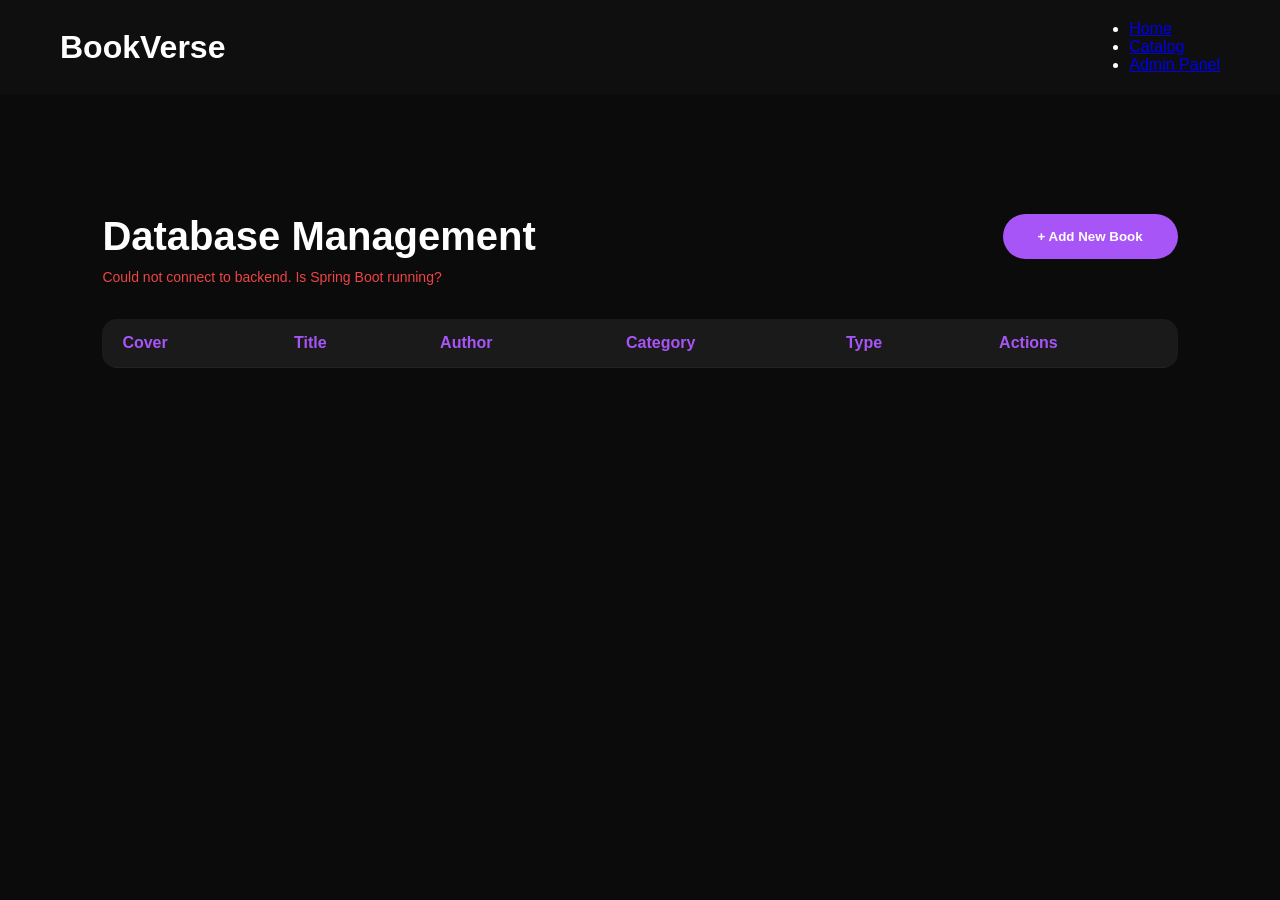
<file: Project/admin.html>
<!DOCTYPE html>
<html lang="en">
<head>
    <meta charset="UTF-8">
    <meta name="viewport" content="width=device-width, initial-scale=1.0">
    <title>BookVerse - Admin Panel</title>
    <link rel="stylesheet" href="style.css">
    <link rel="stylesheet" href="https://cdnjs.cloudflare.com/ajax/libs/font-awesome/6.5.1/css/all.min.css">
   
</head>
<body>

    <nav class="navbar">
        <div class="logo"><a href="index.html" style="color:white; text-decoration:none;">BookVerse</a></div>
        <ul class="nav-links">
            <li><a href="index.html">Home</a></li>
            <li><a href="catalog.html">Catalog</a></li>
            <li><a href="admin.html" class="active">Admin Panel</a></li>
        </ul>
    </nav>

    <section class="admin-section" style="padding: 120px 8% 60px 8%;">
        <div style="display: flex; justify-content: space-between; align-items: center; margin-bottom: 10px;">
            <h2 class="section-title" style="margin: 0;">Database <span>Management</span></h2>
            <button id="open-add-book-modal" class="btn-primary">+ Add New Book</button>
        </div>
        <p id="admin-status">Loading books from database...</p>

        <table class="admin-table">
            <thead>
                <tr>
                    <th>Cover</th>
                    <th>Title</th>
                    <th>Author</th>
                    <th>Category</th>
                    <th>Type</th>
                    <th>Actions</th>
                </tr>
            </thead>
            <tbody id="admin-database-table"></tbody>
        </table>
    </section>

    <!-- Add Book Modal -->
    <div id="add-book-modal" class="modal">
        <div class="modal-content">
            <span id="close-add-modal" class="close-btn">&times;</span>
            <h2>Add New Book to <span>Database</span></h2>
            <form id="add-book-form" style="margin-top: 20px;">
                <input type="text" id="new-title" placeholder="Book Title" required style="width:100%; padding:12px; margin-bottom:15px; background:#1f1f1f; border:1px solid #333; color:white; border-radius:8px;">
                <input type="text" id="new-author" placeholder="Author" required style="width:100%; padding:12px; margin-bottom:15px; background:#1f1f1f; border:1px solid #333; color:white; border-radius:8px;">
                <input type="text" id="new-image" placeholder="Image URL (Optional)" style="width:100%; padding:12px; margin-bottom:15px; background:#1f1f1f; border:1px solid #333; color:white; border-radius:8px;">
                <select id="new-category" style="width:100%; padding:12px; margin-bottom:15px; background:#1f1f1f; border:1px solid #333; color:white; border-radius:8px;">
                    <option value="Fantasy">Fantasy</option>
                    <option value="Sci-Fi">Sci-Fi</option>
                    <option value="History">History</option>
                    <option value="Business">Business</option>
                    <option value="Romance">Romance</option>
                    <option value="Psychology">Psychology</option>
                </select>
                <select id="new-type" style="width:100%; padding:12px; margin-bottom:15px; background:#1f1f1f; border:1px solid #333; color:white; border-radius:8px;">
                    <option value="new">New Release</option>
                    <option value="featured">Featured</option>
                    <option value="bestseller">Bestseller</option>
                </select>
                <textarea id="new-description" placeholder="Short Book Description..." rows="4" required style="width:100%; padding:12px; margin-bottom:20px; background:#1f1f1f; border:1px solid #333; color:white; border-radius:8px; resize:none;"></textarea>
                <button type="submit" class="btn-primary" style="width: 100%;">Upload to System</button>
            </form>
        </div>
    </div>

    <div id="edit-book-modal" class="modal">
        <div class="modal-content">
            <span id="close-edit-modal" class="close-btn">&times;</span>
            <h2>Edit <span>Book</span></h2>
            <form id="edit-book-form" style="margin-top: 20px;">
                <input type="hidden" id="edit-id">
                <input type="text" id="edit-title" placeholder="Book Title" required style="width:100%; padding:12px; margin-bottom:15px; background:#1f1f1f; border:1px solid #333; color:white; border-radius:8px;">
                <input type="text" id="edit-author" placeholder="Author" required style="width:100%; padding:12px; margin-bottom:15px; background:#1f1f1f; border:1px solid #333; color:white; border-radius:8px;">
                <input type="text" id="edit-image" placeholder="Image URL" style="width:100%; padding:12px; margin-bottom:15px; background:#1f1f1f; border:1px solid #333; color:white; border-radius:8px;">
                <select id="edit-category" style="width:100%; padding:12px; margin-bottom:15px; background:#1f1f1f; border:1px solid #333; color:white; border-radius:8px;">
                    <option value="Fantasy">Fantasy</option>
                    <option value="Sci-Fi">Sci-Fi</option>
                    <option value="History">History</option>
                    <option value="Business">Business</option>
                    <option value="Romance">Romance</option>
                    <option value="Psychology">Psychology</option>
                </select>
                <select id="edit-type" style="width:100%; padding:12px; margin-bottom:15px; background:#1f1f1f; border:1px solid #333; color:white; border-radius:8px;">
                    <option value="new">New Release</option>
                    <option value="featured">Featured</option>
                    <option value="bestseller">Bestseller</option>
                </select>
                <textarea id="edit-description" placeholder="Description..." rows="4" required style="width:100%; padding:12px; margin-bottom:20px; background:#1f1f1f; border:1px solid #333; color:white; border-radius:8px; resize:none;"></textarea>
                <button type="submit" class="btn-primary" style="width: 100%;">Save Changes</button>
            </form>
        </div>
    </div>

    <script src="script.js"></script>
     
</body>
</html>
</file>
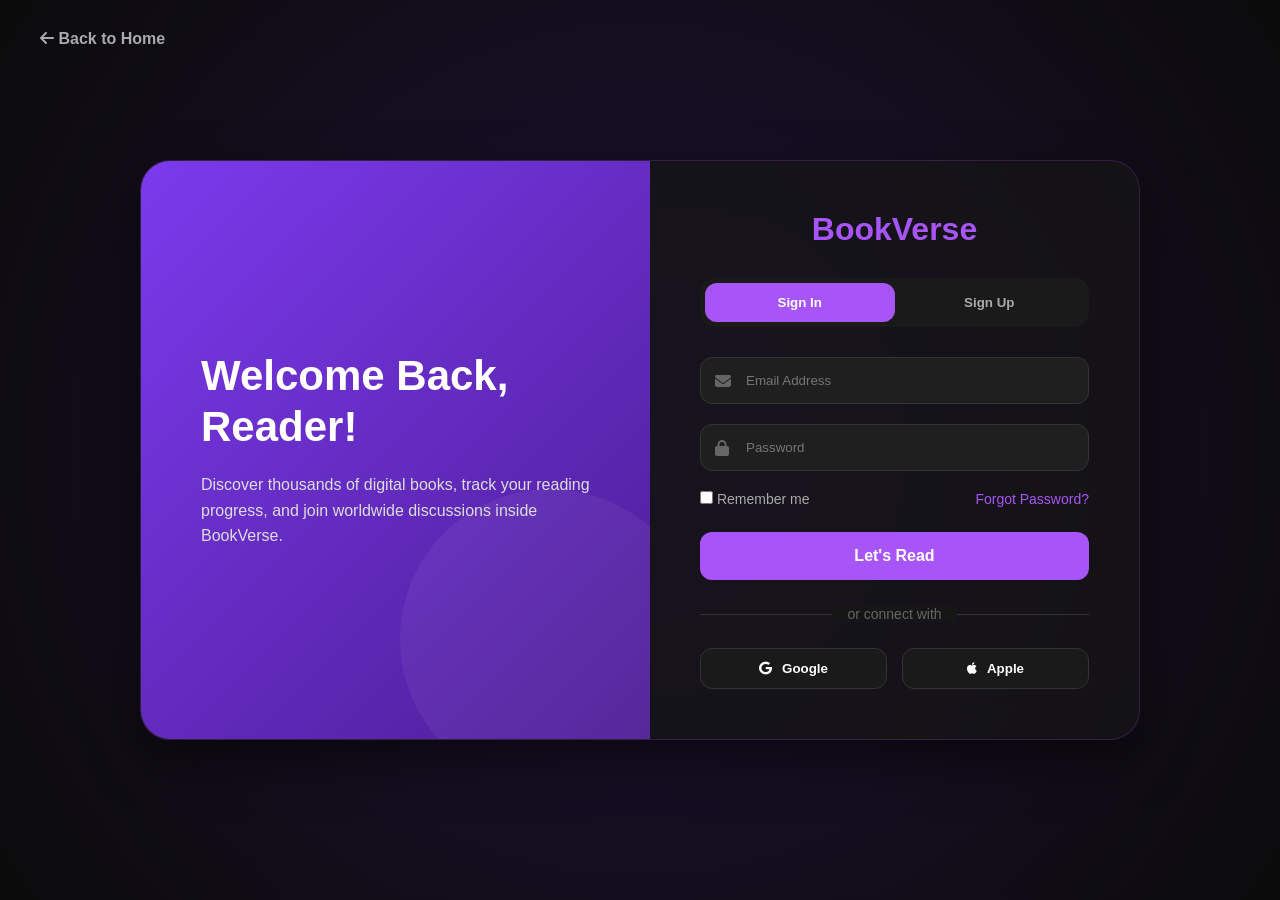
<file: Project/auth.html>
<!DOCTYPE html>
<html lang="en">
<head>
    <meta charset="UTF-8">
    <meta name="viewport" content="width=device-width, initial-scale=1.0">
    <title>BookVerse - Join Us</title>
    <link rel="stylesheet" href="style.css">
    <link rel="stylesheet" href="https://cdnjs.cloudflare.com/ajax/libs/font-awesome/6.5.1/css/all.min.css">
</head>
<body class="auth-page-body">

<div class="auth-back-btn">
    <a href="index.html"><i class="fa-solid fa-arrow-left"></i> Back to Home</a>
</div>

<div class="auth-container">
    <div class="auth-box-left">
        <h2>Welcome Back, Reader!</h2>
        <p>Discover thousands of digital books, track your reading progress, and join worldwide discussions inside BookVerse.</p>
        <div class="auth-decor-circle"></div>
    </div>

    <div class="auth-box-right">
        <div class="logo auth-logo-center">BookVerse</div>
        
        <div class="auth-tabs">
            <button class="auth-tab-btn active" id="tab-login">Sign In</button>
            <button class="auth-tab-btn" id="tab-register">Sign Up</button>
        </div>

        <form id="page-login-form" class="auth-page-form active">
            <div class="input-group">
                <i class="fa-solid fa-envelope"></i>
                <input type="email" placeholder="Email Address" required>
            </div>
            <div class="input-group">
                <i class="fa-solid fa-lock"></i>
                <input type="password" placeholder="Password" required>
            </div>
            <div class="auth-options">
                <label><input type="checkbox"> Remember me</label>
                <a href="#" onclick="alert('Password reset link sent to your email!')">Forgot Password?</a>
            </div>
            <button type="submit" class="btn-primary auth-submit-btn">Let's Read</button>
        </form>

        <form id="page-register-form" class="auth-page-form">
            <div class="input-group">
                <i class="fa-solid fa-user"></i>
                <input type="text" placeholder="Full Name" required>
            </div>
            <div class="input-group">
                <i class="fa-solid fa-envelope"></i>
                <input type="email" placeholder="Email Address" required>
            </div>
            <div class="input-group">
                <i class="fa-solid fa-lock"></i>
                <input type="password" placeholder="Create Password" required>
            </div>
            
            <div class="admin-checkbox-panel">
                <label class="admin-switch">
                    <input type="checkbox" id="register-as-admin">
                    <span class="slider"></span>
                </label>
                <span class="admin-label-text">Request Administrator Access</span>
            </div>

            <button type="submit" class="btn-primary auth-submit-btn">Create Account</button>
        </form>

        <div class="social-auth-separator"><span>or connect with</span></div>
        
        <div class="social-login-buttons">
            <button onclick="alert('Google Auth integration coming later!')"><i class="fa-brands fa-google"></i> Google</button>
            <button onclick="alert('Apple Auth integration coming later!')"><i class="fa-brands fa-apple"></i> Apple</button>
        </div>
    </div>
</div>
 
 <script src="script.js"></script>
  <script src="authscript.js"></script>
</body>
</html>
</file>
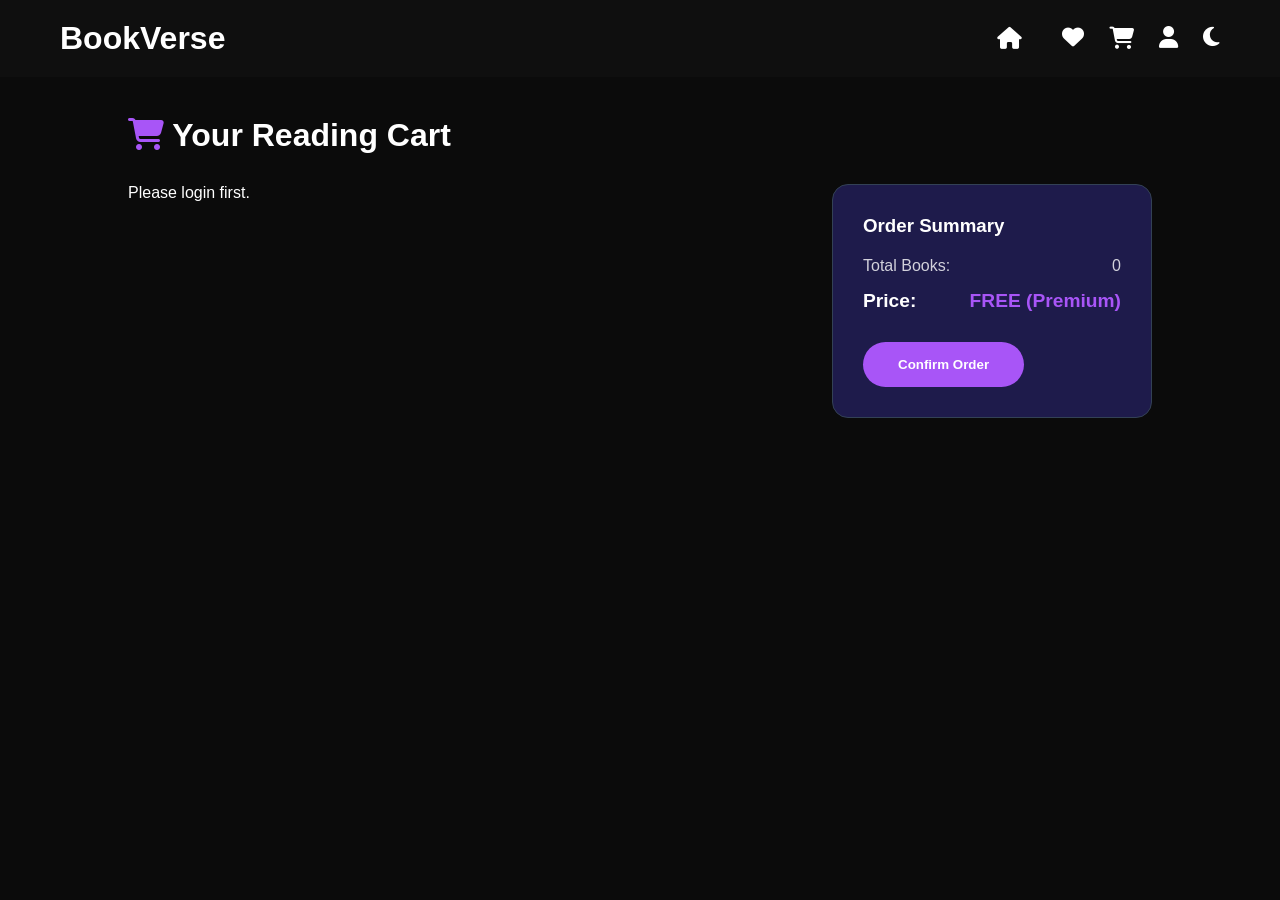
<file: Project/cart.html>
<!DOCTYPE html>
<html lang="en">
<head>
    <meta charset="UTF-8">
    <meta name="viewport" content="width=device-width, initial-scale=1.0">
    <title>BookVerse - Your Cart</title>
    <link rel="stylesheet" href="style.css">
    <link rel="stylesheet" href="https://cdnjs.cloudflare.com/ajax/libs/font-awesome/6.5.1/css/all.min.css">
</head>
<body>

<nav>
    <div class="logo"><a href="index.html" style="color:white; text-decoration:none;">BookVerse</a></div>
    <div class="nav-icons">
    <a href="index.html" style="color:white; text-decoration:none; margin-right: 15px;"><i class="fa-solid fa-house"></i></a>
    <i class="fa-solid fa-heart" id="wishlist-btn"></i>
    <a href="cart.html" style="color: inherit;"><i class="fa-solid fa-cart-shopping" id="cart-btn"></i></a>
    <i class="fa-solid fa-user" id="auth-btn"></i>
    <i class="fa-solid fa-moon" id="theme-btn"></i>
</div>
</nav>

<main style="padding: 40px 10%; color: white;">
    <h2 style="margin-bottom: 30px; font-size: 2rem;"><i class="fa-solid fa-cart-shopping" style="color: #a855f7;"></i> Your Reading Cart</h2>

    <div class="cart-layout" style="display: flex; gap: 40px; align-items: flex-start;">
        
        <div id="cart-items-container" style="flex-grow: 1; display: flex; flex-direction: column; gap: 20px;"></div>

        <div class="cart-summary" style="width: 320px; background: #1e1b4b; padding: 30px; border-radius: 16px; border: 1px solid #334155;">
            <h3 style="margin-top: 0; margin-bottom: 20px;">Order Summary</h3>
            <div style="display: flex; justify-content: space-between; margin-bottom: 15px; opacity: 0.8;">
                <span>Total Books:</span>
                <span id="total-count">0</span>
            </div>
            <div style="display: flex; justify-content: space-between; margin-bottom: 30px; font-weight: bold; font-size: 1.2rem;">
                <span>Price:</span>
                <span style="color: #a855f7;">FREE (Premium)</span>
            </div>
            <button class="btn-primary" onclick="clearCart()">
                Confirm Order
            </button>
        </div>

    </div>
</main>

<script src = "script.js"></script>
<script src = "cartscript.js"></script>
 
</body>
</html>
</file>
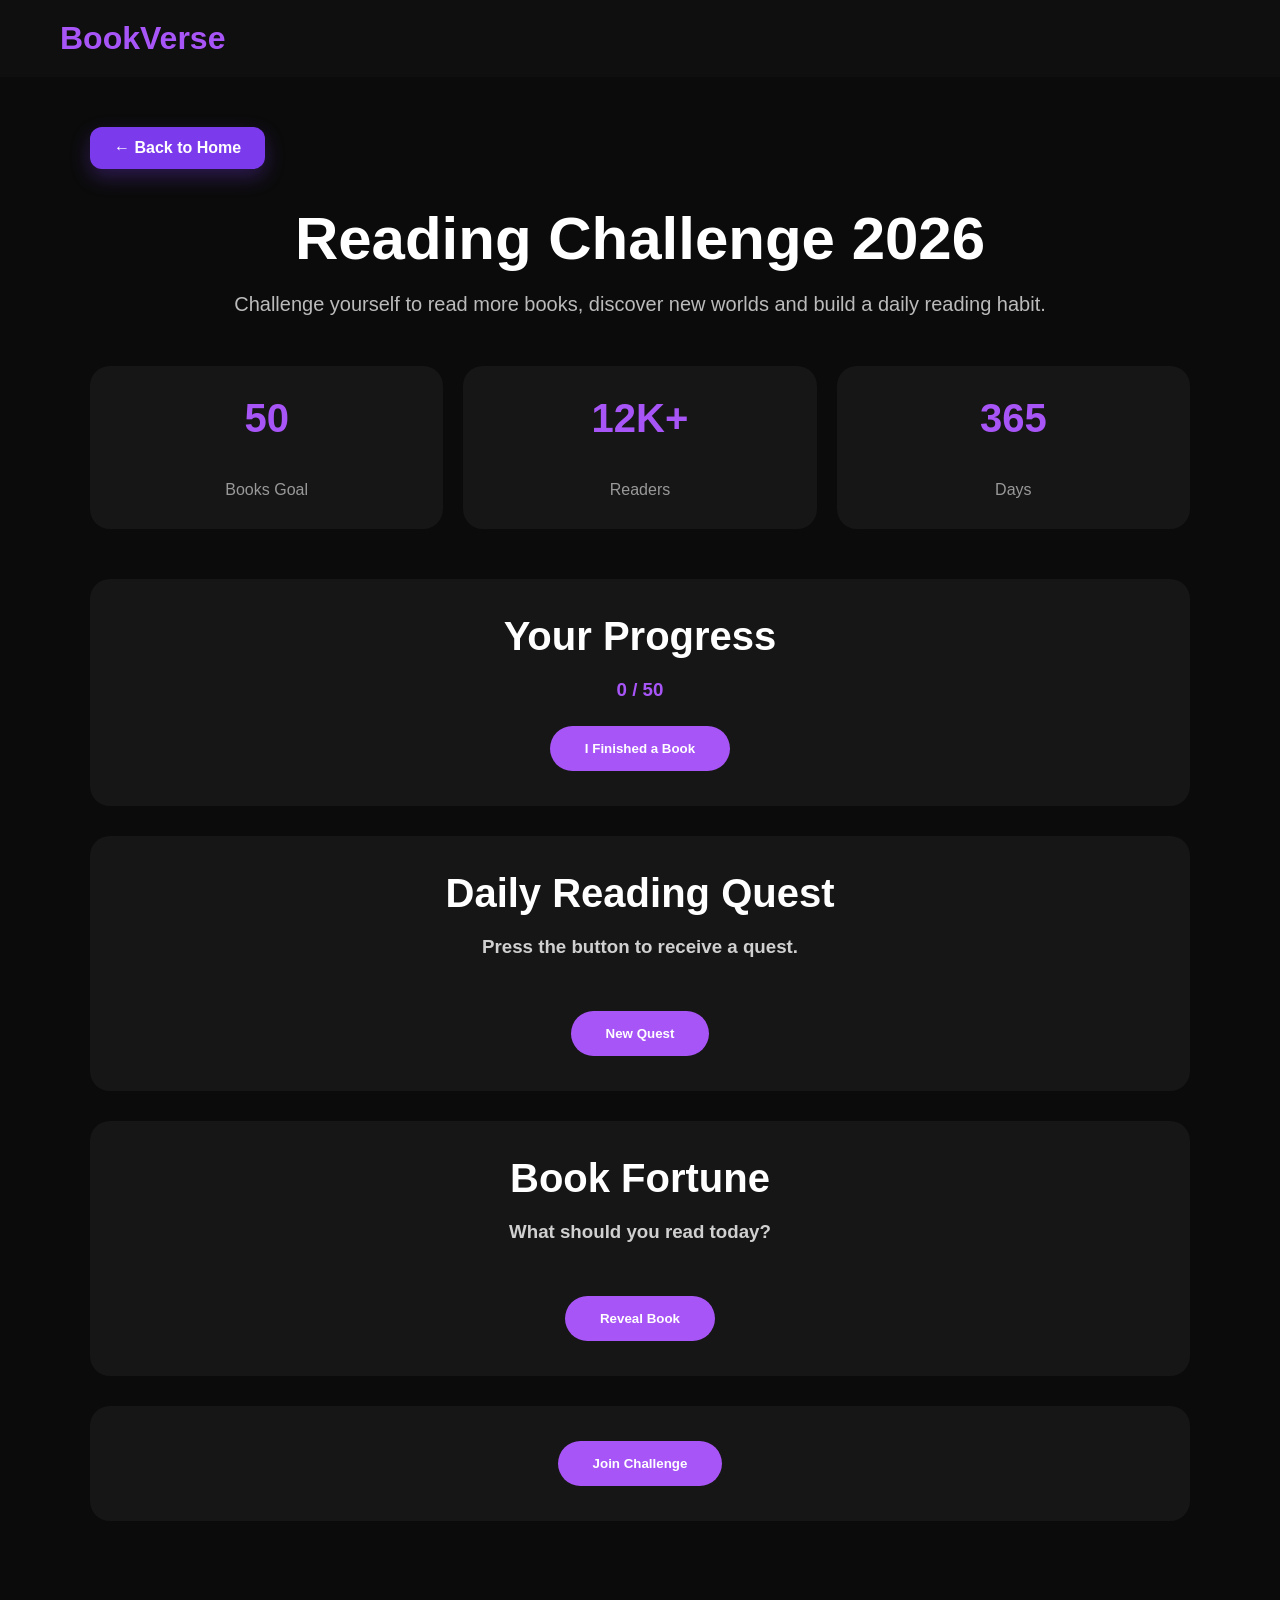
<file: Project/challenge.html>
<!DOCTYPE html>
<html lang="en">
<head>
    <meta charset="UTF-8">
    <meta name="viewport" content="width=device-width, initial-scale=1.0">
    <title>BookVerse - Reading Challenge</title>
    <link rel="stylesheet" href="style.css">
</head>
<body>

<nav>
    <div class="logo">
        <a href="index.html" style="text-decoration:none;color:inherit;">
            BookVerse
        </a>
    </div>
</nav>

<section class="challenge-page">

    <a href="index.html" class="author-back">
        ← Back to Home
    </a>

    <div class="challenge-header">

        <h1>Reading Challenge 2026</h1>

        <p>
            Challenge yourself to read more books,
            discover new worlds and build a daily reading habit.
        </p>

    </div>

    <div class="challenge-stats">

        <div class="challenge-card">
            <h2>50</h2>
            <span>Books Goal</span>
        </div>

        <div class="challenge-card">
            <h2>12K+</h2>
            <span>Readers</span>
        </div>

        <div class="challenge-card">
            <h2>365</h2>
            <span>Days</span>
        </div>

    </div>

    <section class="challenge-block">

        <h2>Your Progress</h2>

        <h1 id="books-read">0 / 50</h1>

        <button
        id="add-book-btn"
        class="btn-primary">
            I Finished a Book
        </button>

    </section>

    <section class="challenge-block">

        <h2>Daily Reading Quest</h2>

        <h3 id="daily-quest">
            Press the button to receive a quest.
        </h3>

        <button
        id="new-quest-btn"
        class="btn-primary">
            New Quest
        </button>

    </section>

    <section class="challenge-block">

        <h2>Book Fortune</h2>

        <h3 id="fortune-book">
            What should you read today?
        </h3>

        <button
        id="fortune-btn"
        class="btn-primary">
            Reveal Book
        </button>

    </section>

    <section class="challenge-block">

        <button
        id="join-challenge-btn"
        class="btn-primary">
            Join Challenge
        </button>

    </section>

</section>

<script src="script.js"></script>

</body>
</html>
</file>
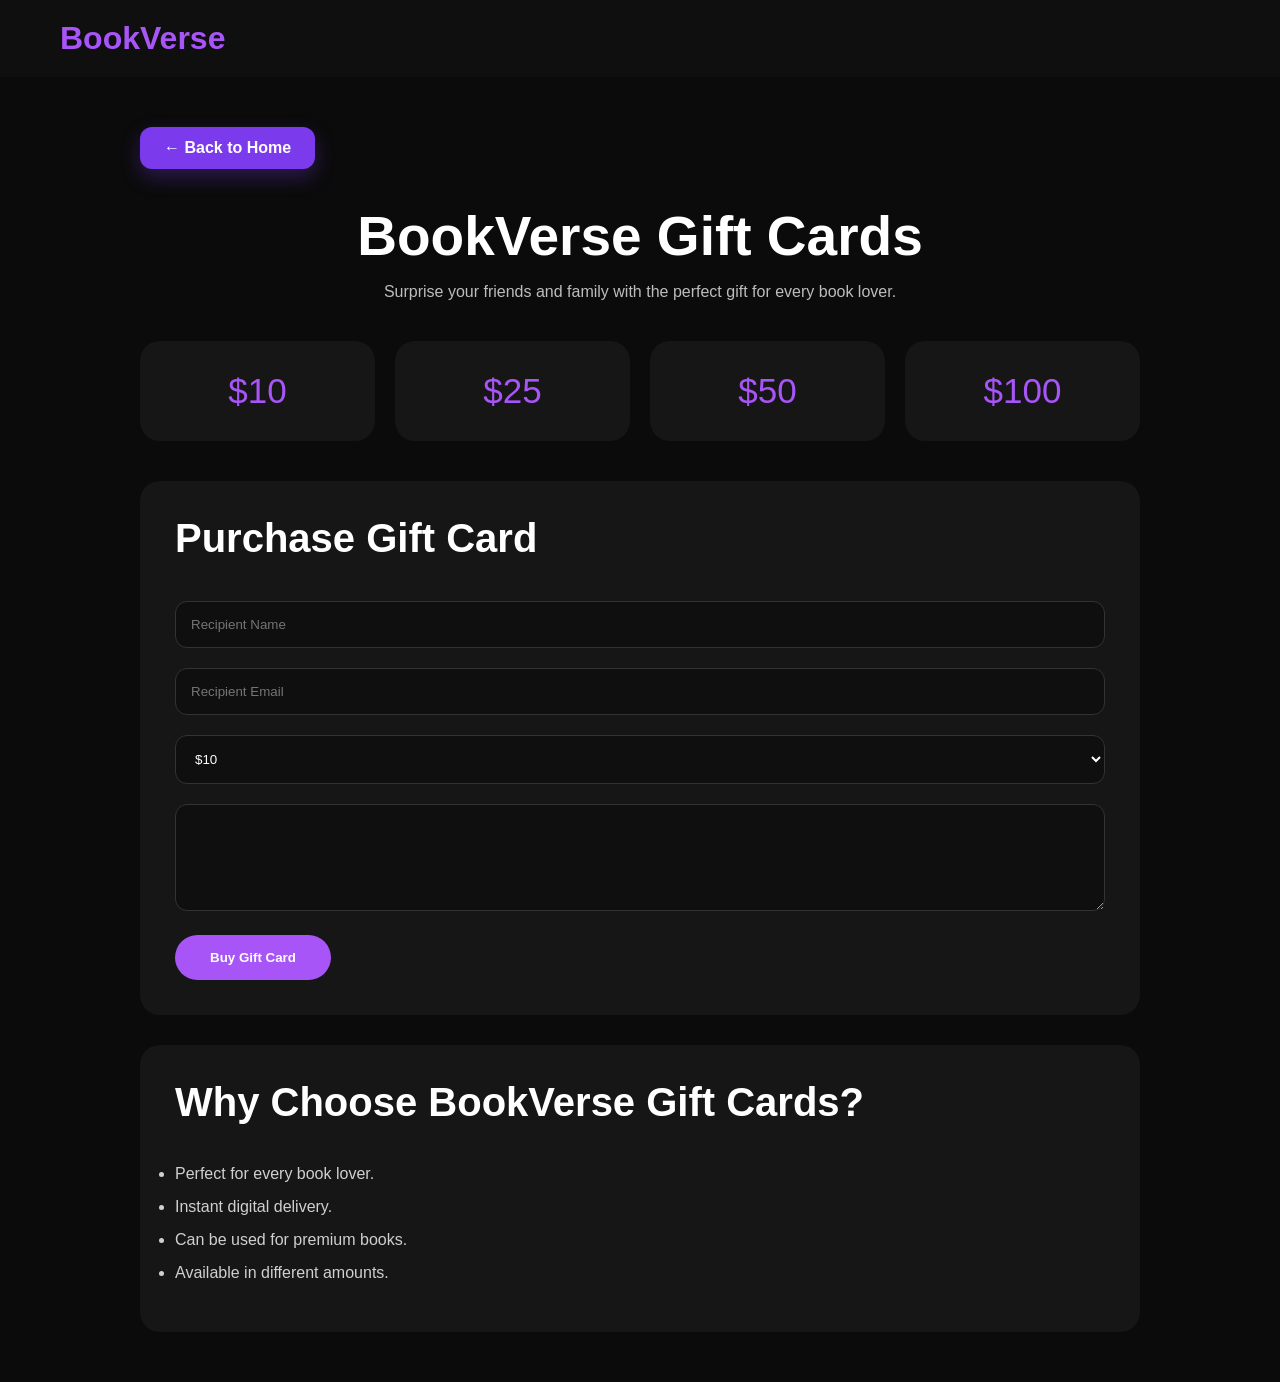
<file: Project/giftcard.html>
<!DOCTYPE html>
<html lang="en">
<head>
    <meta charset="UTF-8">
    <meta name="viewport" content="width=device-width, initial-scale=1.0">
    <title>BookVerse Gift Cards</title>
    <link rel="stylesheet" href="style.css">
</head>
<body>

<nav>
    <div class="logo">
        <a href="index.html" style="text-decoration:none;color:inherit;">
            BookVerse
        </a>
    </div>
</nav>

<section class="gift-page">

    <a href="index.html" class="author-back">
        ← Back to Home
    </a>

    <div class="gift-header">

        <h1>BookVerse Gift Cards</h1>

        <p>
            Surprise your friends and family with
            the perfect gift for every book lover.
        </p>

    </div>

    <div class="gift-values">

        <div class="gift-value-card">$10</div>
        <div class="gift-value-card">$25</div>
        <div class="gift-value-card">$50</div>
        <div class="gift-value-card">$100</div>

    </div>

    <section class="gift-form">

        <h2>Purchase Gift Card</h2>

        <input
        id="gift-name"
        type="text"
        placeholder="Recipient Name">

        <input
        id="gift-email"
        type="email"
        placeholder="Recipient Email">

        <select id="gift-amount">

            <option>$10</option>
            <option>$25</option>
            <option>$50</option>
            <option>$100</option>

        </select>

        <textarea
        id="gift-message"
        rows="5"
        placeholder="Write a personal message...">
        </textarea>

        <button
        id="buy-gift-btn"
        class="btn-primary">
            Buy Gift Card
        </button>

    </section>

    <section class="gift-info">

        <h2>Why Choose BookVerse Gift Cards?</h2>

        <ul>
            <li>Perfect for every book lover.</li>
            <li>Instant digital delivery.</li>
            <li>Can be used for premium books.</li>
            <li>Available in different amounts.</li>
        </ul>

    </section>

</section>

<script src="script.js"></script>

</body>
</html>
</file>
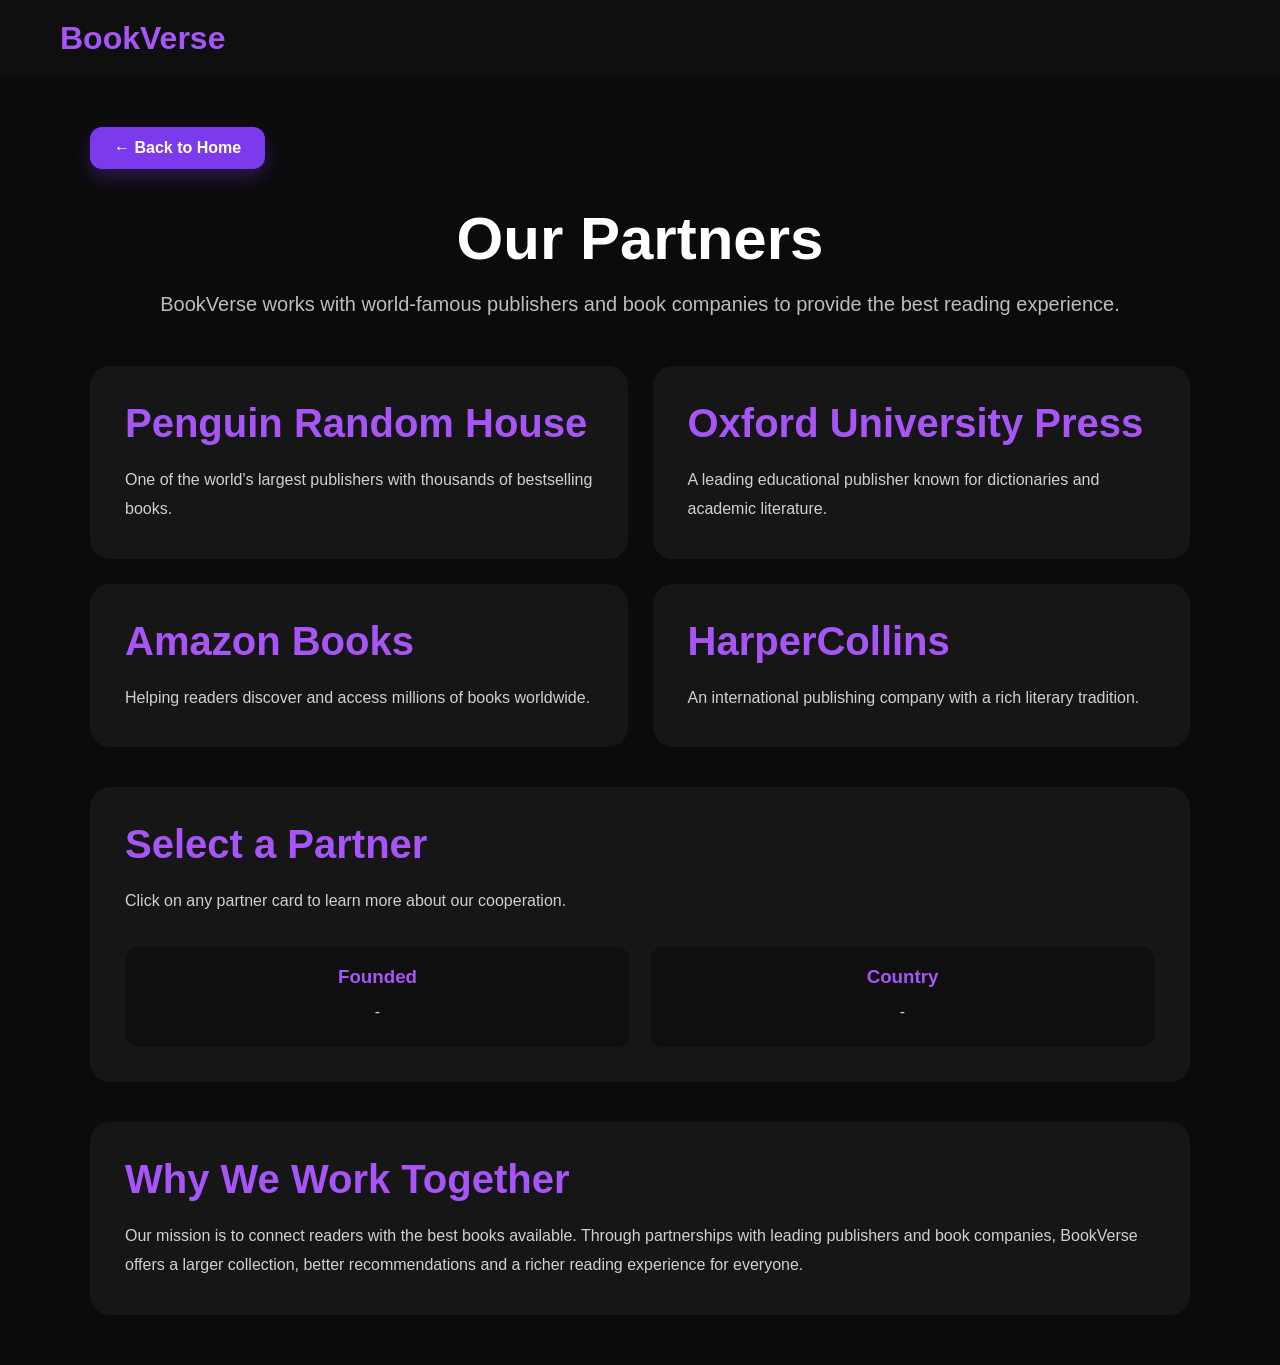
<file: Project/partners.html>
<!DOCTYPE html>
<html lang="en">
<head>
    <meta charset="UTF-8">
    <meta name="viewport" content="width=device-width, initial-scale=1.0">
    <title>BookVerse Partners</title>
    <link rel="stylesheet" href="style.css">
</head>
<body>

<nav>
    <div class="logo">
        <a href="index.html" style="text-decoration:none;color:inherit;">
            BookVerse
        </a>
    </div>
</nav>

<section class="partners-page">

    <a href="index.html" class="author-back">
        ← Back to Home
    </a>

    <div class="partners-header">

        <h1>Our Partners</h1>

        <p>
            BookVerse works with world-famous publishers
            and book companies to provide the best reading experience.
        </p>

    </div>

    <div class="partners-grid">

        <div class="partner-card"onclick="showPartner('penguin')">

            <h2>Penguin Random House</h2>

            <p>
                One of the world's largest publishers with
                thousands of bestselling books.
            </p>

        </div>

        <div class="partner-card"onclick="showPartner('oxford')">

            <h2>Oxford University Press</h2>

            <p>
                A leading educational publisher known for
                dictionaries and academic literature.
            </p>

        </div>

        <div class="partner-card"onclick="showPartner('amazon')">

            <h2>Amazon Books</h2>

            <p>
                Helping readers discover and access
                millions of books worldwide.
            </p>

        </div>

        <div class="partner-card"onclick="showPartner('harper')">

            <h2>HarperCollins</h2>

            <p>
                An international publishing company with
                a rich literary tradition.
            </p>

        </div>

    </div>

<section class="partner-info" id="partner-info">

    <h2 id="partner-title">
        Select a Partner
    </h2>

    <p id="partner-description">
        Click on any partner card to learn more about our cooperation.
    </p>

    <div class="partner-details">

        <div class="partner-detail-card">
            <h3>Founded</h3>
            <p id="partner-founded">-</p>
        </div>

        <div class="partner-detail-card">
            <h3>Country</h3>
            <p id="partner-country">-</p>
        </div>

    </div>

</section>



    <section class="partner-info">

        <h2>Why We Work Together</h2>

        <p>
            Our mission is to connect readers with the best books available.
            Through partnerships with leading publishers and book companies,
            BookVerse offers a larger collection, better recommendations
            and a richer reading experience for everyone.
        </p>

    </section>

</section>

<script src="script.js"></script>

</body>
</html>
</file>
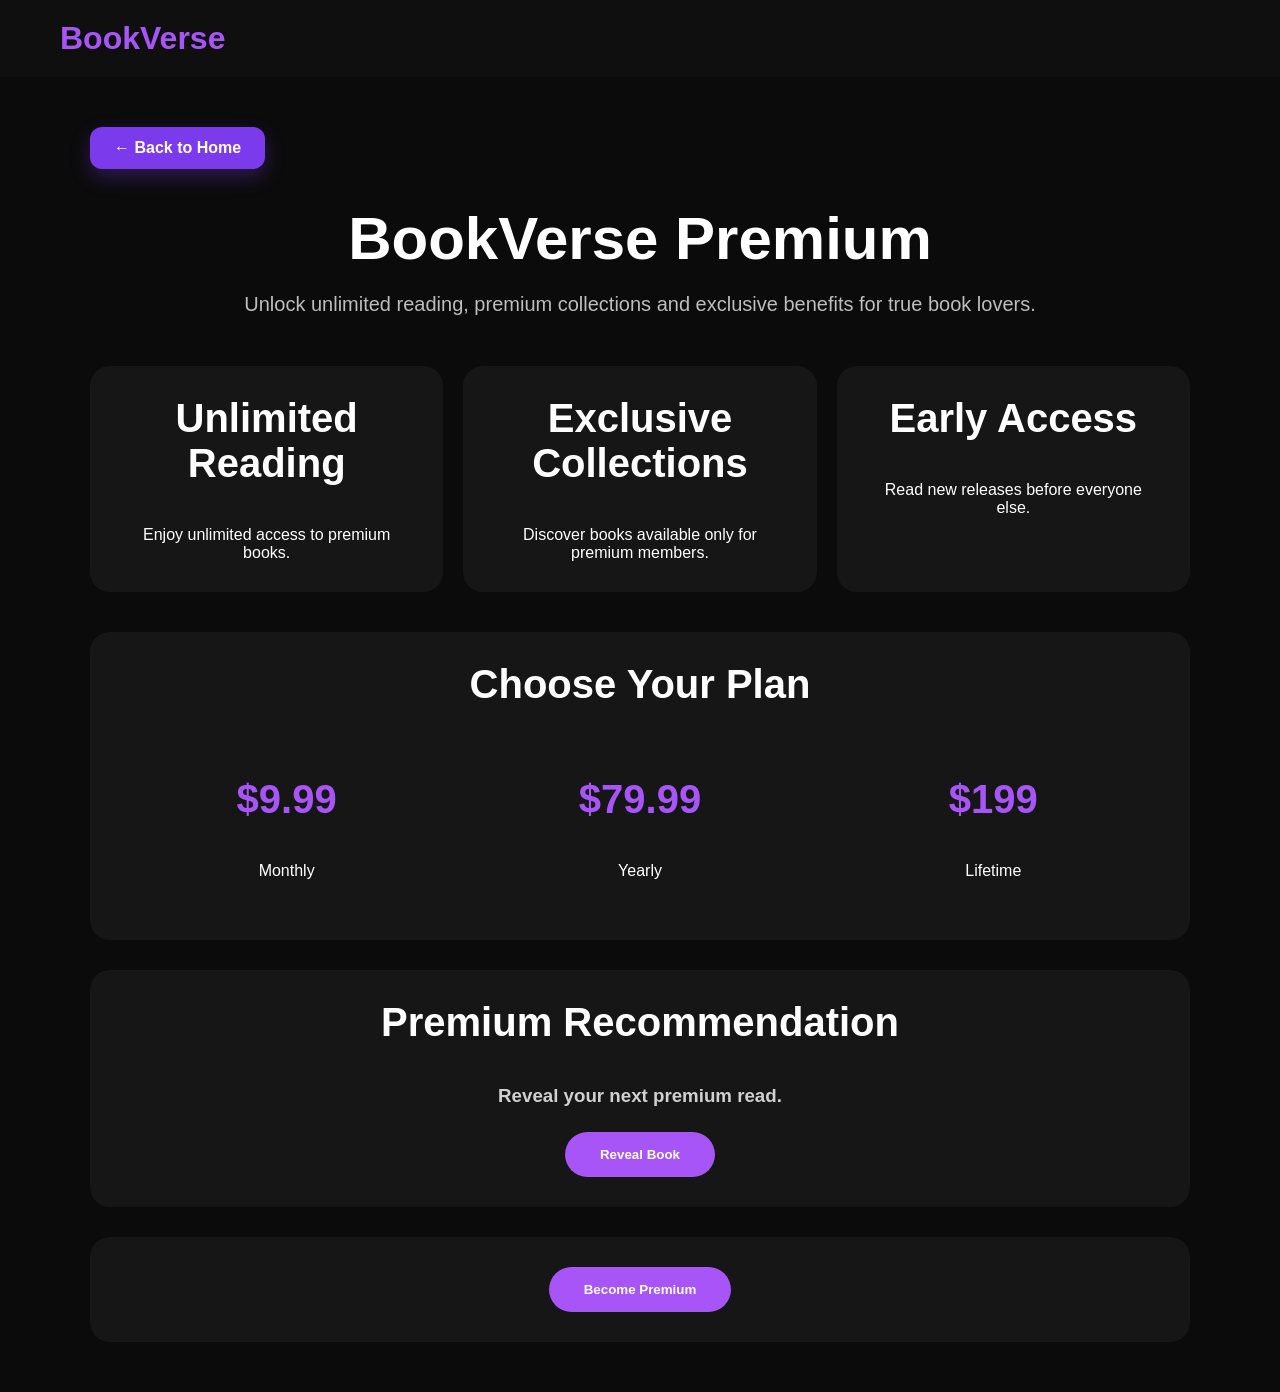
<file: Project/premium.html>
<!DOCTYPE html>
<html lang="en">
<head>
    <meta charset="UTF-8">
    <meta name="viewport" content="width=device-width, initial-scale=1.0">
    <title>BookVerse Premium</title>
    <link rel="stylesheet" href="style.css">
</head>
<body>

<nav>
    <div class="logo">
        <a href="index.html" style="text-decoration:none;color:inherit;">
            BookVerse
        </a>
    </div>
</nav>

<section class="premium-page">

    <a href="index.html" class="author-back">
        ← Back to Home
    </a>

    <div class="premium-header">

        <h1>BookVerse Premium</h1>

        <p>
            Unlock unlimited reading, premium collections
            and exclusive benefits for true book lovers.
        </p>

    </div>

    <div class="premium-cards">

        <div class="premium-card">
            <h2>Unlimited Reading</h2>
            <p>Enjoy unlimited access to premium books.</p>
        </div>

        <div class="premium-card">
            <h2>Exclusive Collections</h2>
            <p>Discover books available only for premium members.</p>
        </div>

        <div class="premium-card">
            <h2>Early Access</h2>
            <p>Read new releases before everyone else.</p>
        </div>

    </div>

    <section class="premium-block">

        <h2>Choose Your Plan</h2>

        <div class="premium-plans">

            <div class="plan-card">
                <h2>$9.99</h2>
                <p>Monthly</p>
            </div>

            <div class="plan-card">
                <h2>$79.99</h2>
                <p>Yearly</p>
            </div>

            <div class="plan-card">
                <h2>$199</h2>
                <p>Lifetime</p>
            </div>

        </div>

    </section>

    <section class="premium-block">

        <h2>Premium Recommendation</h2>

        <h3 id="premium-book">
            Reveal your next premium read.
        </h3>

        <button
        id="premium-book-btn"
        class="btn-primary">
            Reveal Book
        </button>

    </section>

    <section class="premium-block">

        <button
        id="premium-btn"
        class="btn-primary">
            Become Premium
        </button>

    </section>

</section>

<script src="script.js"></script>

</body>
</html>
</file>
<file: Project/style.css>
*{
    margin:0;
    padding:0;
    box-sizing:border-box;
    font-family:Arial,sans-serif;
}

html{
    scroll-behavior:smooth;
}

body{
    background:#0b0b0b;
    color:white;
    overflow-x:hidden;
    transition: background 0.3s, color 0.3s;
}

.progress-bar{
    position:fixed;
    top:0;
    left:0;
    height:5px;
    background:#a855f7;
    width:0%;
    z-index:9999;
}

.top-bar{
    background:#7c3aed;
    text-align:center;
    padding:12px;
    font-weight:bold;
}

nav{
    display:flex;
    justify-content:space-between;
    align-items:center;
    padding:20px 60px;
    background: rgba(17,17,17,0.8);
    backdrop-filter: blur(20px);
    position:sticky;
    top:0;
    z-index:1000;
}

.logo{
    font-size:32px;
    font-weight:bold;
    color:#a855f7;
}

.borrowed-item {
    display: flex;
    align-items: center;
    gap: 12px;
    background: #1a1a1a;
    padding: 10px;
    border-radius: 10px;
    margin-bottom: 10px;
}

.borrowed-item img {
    width: 50px;
    height: 70px;
    object-fit: cover;
    border-radius: 6px;
}

.btnremovecart{
  background-color: #e53e3e;
  color: #fed7d7;
  border: 1px solid #e53e3e;
  padding: 6px 12px;
  font-size: 14px;
  font-weight: 500;
  border-radius: 6px;
  cursor: pointer;
  transition: all 0.2s ease;
}


.btnremovecart:hover {
  background-color: #fed7d7;
  color: #e53e3e;
  border-color: #fed7d7;
}


.btnremovecart:active {
  transform: scale(0.97);
}

.borrow-info {
    flex: 1;
}

.borrow-info h4 {
    margin: 0;
    color: white;
}

.borrow-info p {
    margin: 2px 0;
    color: #aaa;
}

.borrow-info small {
    color: #666;
}
.search-box input{
    width:400px;
    padding:12px;
    border:none;
    border-radius:30px;
    background: #222;
    color: white;
    outline: none;
    transition: 0.3s;
}

.search-box input:focus {
    box-shadow: 0 0 10px #a855f7;
    background: #333;
}

.nav-icons{
    display:flex;
    gap:25px;
    font-size:22px;
}

.nav-icons i{
    cursor:pointer;
    transition:.3s;
}

.nav-icons i:hover{
    color:#a855f7;
    transform:scale(1.2);
}

section{
    padding:80px 60px;
    opacity:0;
    transform:translateY(80px);
    transition:1s;
}

.hero{
    min-height:90vh;
    display:flex;
    justify-content:space-between;
    align-items:center;
    background:linear-gradient(135deg,#111,#1f1f1f);
}

.hero-left{
    width:50%;
}

.hero-left h1{
    font-size:70px;
    margin-bottom:20px;
}

.hero-left p{
    font-size:22px;
    margin-bottom:30px;
}

.hero-buttons {
    display: flex;
    gap: 15px;
}

.btn-primary, .hero-left button {
    padding:15px 35px;
    border:none;
    border-radius:30px;
    background:#a855f7;
    color:white;
    cursor:pointer;
    font-weight: bold;
    transition: 0.3s;
}

.btn-primary:hover {
    background: #9333ea;
    transform: translateY(-2px);
}

.btn-secondary {
    padding:15px 35px;
    border:2px solid #a855f7;
    border-radius:30px;
    background:transparent;
    color:white;
    cursor:pointer;
    font-weight: bold;
    transition: 0.3s;
}

.btn-secondary:hover {
    background: rgba(168, 85, 247, 0.1);
    transform: translateY(-2px);
}

.btn-danger {
    padding:10px 20px;
    border:none;
    border-radius:20px;
    background:#ef4444;
    color:white;
    cursor:pointer;
    font-weight: bold;
    transition: 0.3s;
}

.btn-danger:hover {
    background: #dc2626;
}

.hero-right img{
    width:500px;
    height:600px;
    object-fit:cover;
    border-radius:30px;
    animation: floatBook 4s infinite ease-in-out;
}

@keyframes floatBook{
    0% { transform:translateY(0px); }
    50% { transform:translateY(-20px); }
    100% { transform:translateY(0px); }
}

.category-grid,
.partner-grid{
    display:grid;
    grid-template-columns:repeat(4,1fr);
    gap:20px;
}

.category-grid div,
.partner-grid div{
    background:#1a1a1a;
    padding:30px;
    text-align:center;
    border-radius:20px;
    transition:.3s;
    cursor: pointer;
    font-weight: bold;
}

.category-grid div:hover,
.partner-grid div:hover{
    background:#7c3aed;
    color: white;
    transform: scale(1.05);
}

.book-grid,
.author-grid,
.review-grid,
.blog-grid{
    display:grid;
    grid-template-columns:repeat(4,1fr);
    gap:25px;
}

.book-card,
.author-card,
.review-card,
.blog-card{
    background:#161616;
    border-radius:20px;
    overflow:hidden;
    transition:.4s;
    position: relative;
    cursor: pointer;
}

.book-card::before{
    content:"";
    position:absolute;
    inset:0;
    background:linear-gradient(transparent, rgba(124,58,237,0.4));
    opacity:0;
    transition:0.4s;
    z-index: 1;
}

.book-card:hover::before{
    opacity:1;
}

.book-card:hover,
.author-card:hover,
.blog-card:hover{
    transform:translateY(-15px);
    box-shadow:0 10px 25px rgba(124, 58, 237, 0.4);
}

.book-card img,
.author-card img,
.blog-card img{
    width:100%;
    height:340px;
    object-fit:cover;
}

.book-card h3,
.author-card h3,
.blog-card h3{
    padding:20px 20px 10px 20px;
    font-size: 20px;
}

.book-card p {
    padding: 0 20px 20px 20px;
    color: #a855f7;
    font-size: 14px;
}

.review-card{
    padding:30px;
}

.review-stars {
    color: #f59e0b;
    margin-bottom:15px;
}

.sale-banner,
.gift-container,
.mobile-app{
    display:flex;
    justify-content:space-between;
    align-items:center;
    gap:40px;
    background:#161616;
    padding:40px;
    border-radius:25px;
}

.sale-banner img,
.gift-container img,
.mobile-app img{
    width:400px;
    border-radius:20px;
}

.sale-banner button,
.gift-container button,
.premium button,
.reading-challenge button,
.newsletter button{
    padding:15px 30px;
    border:none;
    border-radius:30px;
    background:#7c3aed;
    color:white;
    cursor:pointer;
    margin-top:20px;
    font-weight: bold;
}

.premium,
.reading-challenge{
    text-align:center;
    background:linear-gradient(135deg,#6d28d9,#9333ea);
    border-radius:30px;
}

.stats{
    display:flex;
    justify-content:center;
    gap:30px;
}

.stat-card{
    background:#161616;
    padding:40px;
    width:250px;
    text-align:center;
    border-radius:20px;
}

.faq-item{
    background:#161616;
    padding:25px;
    margin:20px 0;
    border-radius:20px;
    cursor:pointer;
    transition: 0.3s;
}

.faq-item:hover {
    background: #222;
    padding-left: 35px;
}

.newsletter{
    text-align:center;
}

.newsletter input{
    width:400px;
    padding:15px;
    border:none;
    border-radius:30px;
    margin-top:20px;
    background: #222;
    color: white;
    outline: none;
    text-align: center;
}

.socials{
    text-align:center;
}

.social-icons{
    display:flex;
    justify-content:center;
    gap:30px;
    font-size:35px;
    margin-top:20px;
}

.social-icons i {
    cursor: pointer;
    transition: 0.3s;
}

.social-icons i:hover{
    color:#7c3aed;
    transform:scale(1.2);
}

footer{
    background:#111;
    display:grid;
    grid-template-columns:repeat(4,1fr);
    padding:60px;
    gap:30px;
}

footer p{
    margin-top:10px;
    color: #aaa;
    cursor: pointer;
}

footer p:hover {
    color: #a855f7;
}

h2{
    font-size:40px;
    margin-bottom:40px;
}

.chat-btn{
    position:fixed;
    bottom:30px;
    right:30px;
    width:70px;
    height:70px;
    border-radius:50%;
    background:#a855f7;
    display:flex;
    justify-content:center;
    align-items:center;
    font-size:30px;
    cursor:pointer;
    box-shadow: 0 4px 15px rgba(168, 85, 247, 0.4);
    z-index: 999;
}

/* MODAL WINDOW SYSTEM */
.modal {
    position: fixed;
    top: 0;
    left: 0;
    width: 100%;
    height: 100%;
    background: rgba(0,0,0,0.85);
    display: flex;
    justify-content: center;
    align-items: center;
    z-index: 2000;
    opacity: 0;
    pointer-events: none;
    transition: 0.4s;
}

.modal.active {
    opacity: 1;
    pointer-events: auto;
}

.modal-content {
    background: #161616;
    padding: 40px;
    border-radius: 25px;
    width: 100%;
    max-width: 550px;
    position: relative;
    border: 1px solid #333;
    transform: scale(0.8);
    transition: 0.4s;
}

.modal.active .modal-content {
    transform: scale(1);
}

.close-modal {
    position: absolute;
    top: 20px;
    right: 25px;
    font-size: 35px;
    cursor: pointer;
    color: #aaa;
}

.close-modal:hover {
    color: #ef4444;
}

#add-book-form input, #add-book-form select, #add-book-form textarea {
    width: 100%;
    padding: 12px;
    margin-top: 15px;
    border-radius: 10px;
    border: 1px solid #444;
    background: #222;
    color: white;
    outline: none;
}

#add-book-form button {
    width: 100%;
    padding: 15px;
    background: #7c3aed;
    color: white;
    border: none;
    border-radius: 10px;
    margin-top: 20px;
    font-weight: bold;
    cursor: pointer;
}

/* DETAILS MODAL EXTENSION */
.modal-details {
    max-width: 900px;
}

.details-layout {
    display: flex;
    gap: 40px;
}

.details-img-container img {
    width: 320px;
    height: 460px;
    object-fit: cover;
    border-radius: 15px;
    box-shadow: 0 5px 20px rgba(0,0,0,0.5);
}

.details-info-container {
    flex: 1;
    display: flex;
    flex-direction: column;
}

.book-rating-interactive {
    display: flex;
    align-items: center;
    gap: 15px;
    margin: 10px 0 20px 0;
}

.badge {
    background: #7c3aed;
    padding: 5px 12px;
    border-radius: 15px;
    font-size: 12px;
    font-weight: bold;
}

.stars-static {
    color: #f59e0b;
    font-weight: bold;
}

.modal-divider {
    border: 0;
    height: 1px;
    background: #333;
    margin-bottom: 20px;
}

#modal-view-description {
    color: #ccc;
    line-height: 1.6;
    margin-bottom: 20px;
}

.forum-preview {
    background: #222;
    padding: 15px;
    border-radius: 12px;
    margin-bottom: 25px;
}

.forum-preview h5 {
    color: #a855f7;
    margin-bottom: 8px;
}

.comment-item {
    font-size: 13px;
    border-bottom: 1px solid #333;
    padding: 5px 0;
}

.comment-item:last-child {
    border-bottom: none;
}

.modal-actions {
    margin-top: auto;
    display: flex;
    gap: 15px;
}

.modal-actions button {
    flex: 1;
}

/* AUTHOR MODAL VISUALS */
.author-modal-layout {
    text-align: center;
}

#author-modal-img {
    width: 150px;
    height: 150px;
    border-radius: 50%;
    object-fit: cover;
    margin-bottom: 15px;
    border: 3px solid #a855f7;
}

#author-books-list {
    text-align: left;
    margin-top: 15px;
    padding-left: 20px;
}

#author-books-list li {
    margin-bottom: 5px;
    color: #a855f7;
}

/* AUTH MODAL VISUALS */
.auth-sub {
    color: #888;
    margin-bottom: 20px;
}

.auth-role-select {
    display: flex;
    gap: 10px;
    margin-bottom: 20px;
}

.role-btn {
    flex: 1;
    padding: 10px;
    background: #222;
    border: 1px solid #444;
    color: white;
    border-radius: 8px;
    cursor: pointer;
    transition: 0.3s;
}

.role-btn.active {
    background: #a855f7;
    border-color: #a855f7;
}

#auth-form input {
    width: 100%;
    padding: 12px;
    background: #222;
    border: 1px solid #444;
    color: white;
    margin-bottom: 15px;
    border-radius: 8px;
}

#auth-form button {
    width: 100%;
    padding: 12px;
    background: #7c3aed;
    color: white;
    border: none;
    border-radius: 8px;
    font-weight: bold;
    cursor: pointer;
}

/* LIGHT MODE RE-DEFINITIONS */
.light-mode{
    background:#fcfcfc;
    color:#111;
}

.light-mode nav{
    background:rgba(255, 255, 255, 0.85);
    border-bottom: 1px solid #eee;
}

.light-mode .search-box input {
    background: #eaeaea;
    color: #111;
}

.light-mode .hero{
    background:linear-gradient(135deg,#f5f5f5,#e5e5e5);
}

.light-mode .category-grid div,
.light-mode .partner-grid div{
    background:#f1f1f1;
    color: #111;
}

.light-mode .book-card,
.light-mode .author-card,
.light-mode .review-card,
.light-mode .blog-card,
.light-mode .sale-banner,
.light-mode .gift-container,
.light-mode .mobile-app,
.light-mode .stat-card,
.light-mode .faq-item,
.light-mode .modal-content,
.light-mode .forum-preview,
.light-mode #add-book-form input,
.light-mode #add-book-form select,
.light-mode #add-book-form textarea,
.light-mode #auth-form input,
.light-mode .role-btn {
    background:#ffffff;
    color: #111;
    border-color: #ddd;
}

.light-mode nav .logo{
    color:#7c3aed;
}

.light-mode footer{
    background:#f1f1f1;
}

.light-mode footer p {
    color: #555;
}


.auth-page-body {
    min-height: 100vh;
    display: flex;
    justify-content: center;
    align-items: center;
    background: radial-gradient(circle at center, #1e1135 0%, #0b0b0b 100%);
    position: relative;
    padding: 20px;
}

.auth-back-btn {
    position: absolute;
    top: 30px;
    left: 40px;
}

.auth-back-btn a {
    color: #aaa;
    text-decoration: none;
    font-weight: bold;
    transition: 0.3s;
}

.auth-back-btn a:hover {
    color: #a855f7;
}

.auth-container {
    display: flex;
    width: 100%;
    max-width: 1000px;
    background: rgba(22, 22, 22, 0.7);
    backdrop-filter: blur(25px);
    border-radius: 30px;
    border: 1px solid rgba(168, 85, 247, 0.2);
    overflow: hidden;
    box-shadow: 0 20px 50px rgba(0, 0, 0, 0.5);
}

.auth-box-left {
    flex: 1;
    background: linear-gradient(135deg, #7c3aed 0%, #4c1d95 100%);
    padding: 60px;
    display: flex;
    flex-direction: column;
    justify-content: center;
    position: relative;
    overflow: hidden;
}

.auth-box-left h2 {
    font-size: 42px;
    margin-bottom: 20px;
    line-height: 1.2;
    z-index: 2;
}

.auth-box-left p {
    font-size: 16px;
    color: #ddd;
    line-height: 1.6;
    z-index: 2;
}

.auth-decor-circle {
    position: absolute;
    width: 300px;
    height: 300px;
    background: rgba(255, 255, 255, 0.05);
    border-radius: 50%;
    bottom: -50px;
    right: -50px;
}

.auth-box-right {
    flex: 1;
    padding: 50px;
    display: flex;
    flex-direction: column;
    justify-content: center;
}

.auth-logo-center {
    text-align: center;
    margin-bottom: 30px;
}

.auth-tabs {
    display: flex;
    background: #1a1a1a;
    padding: 5px;
    border-radius: 15px;
    margin-bottom: 30px;
}

.auth-tab-btn {
    flex: 1;
    padding: 12px;
    background: transparent;
    border: none;
    color: #aaa;
    font-weight: bold;
    cursor: pointer;
    border-radius: 12px;
    transition: 0.3s;
}

.auth-tab-btn.active {
    background: #a855f7;
    color: white;
}

.auth-page-form {
    display: none;
}

.auth-page-form.active {
    display: block;
    animation: fadeInAuth 0.4s ease forwards;
}

@keyframes fadeInAuth {
    from { opacity: 0; transform: translateY(10px); }
    to { opacity: 1; transform: translateY(0); }
}

.input-group {
    position: relative;
    margin-bottom: 20px;
}

.input-group i {
    position: absolute;
    left: 15px;
    top: 50%;
    transform: translateY(-50%);
    color: #666;
}

.input-group input {
    width: 100%;
    padding: 15px 15px 15px 45px;
    background: #1f1f1f;
    border: 1px solid #333;
    color: white;
    border-radius: 12px;
    outline: none;
    transition: 0.3s;
}

.input-group input:focus {
    border-color: #a855f7;
    box-shadow: 0 0 10px rgba(168, 85, 247, 0.2);
}

.auth-options {
    display: flex;
    justify-content: space-between;
    font-size: 14px;
    margin-bottom: 25px;
    color: #aaa;
}

.auth-options a {
    color: #a855f7;
    text-decoration: none;
}

.auth-submit-btn {
    width: 100%;
    padding: 15px;
    font-size: 16px;
    border-radius: 12px;
}

.social-auth-separator {
    text-align: center;
    margin: 25px 0;
    position: relative;
}

.social-auth-separator::before {
    content: "";
    position: absolute;
    left: 0;
    top: 50%;
    width: 100%;
    height: 1px;
    background: #333;
    z-index: 1;
}

.social-auth-separator span {
    background: #161616;
    padding: 0 15px;
    color: #666;
    font-size: 14px;
    position: relative;
    z-index: 2;
}

.social-login-buttons {
    display: flex;
    gap: 15px;
}

.social-login-buttons button {
    flex: 1;
    padding: 12px;
    background: #1a1a1a;
    border: 1px solid #333;
    color: white;
    border-radius: 12px;
    cursor: pointer;
    font-weight: bold;
    display: flex;
    justify-content: center;
    align-items: center;
    gap: 10px;
    transition: 0.3s;
}

.social-login-buttons button:hover {
    background: #252525;
    border-color: #555;
}

/* Перемикач Admin Switcher */
.admin-checkbox-panel {
    display: flex;
    align-items: center;
    gap: 12px;
    margin-bottom: 25px;
    background: rgba(168, 85, 247, 0.05);
    padding: 12px;
    border-radius: 12px;
    border: 1px dashed rgba(168, 85, 247, 0.3);
}

.admin-label-text {
    font-size: 14px;
    color: #ccc;
}

.admin-switch {
    position: relative;
    display: inline-block;
    width: 44px;
    height: 24px;
}

.admin-switch input { 
    opacity: 0;
    width: 0;
    height: 0;
}

.slider {
    position: absolute;
    cursor: pointer;
    top: 0;
    left: 0;
    right: 0;
    bottom: 0;
    background-color: #333;
    transition: .4s;
    border-radius: 24px;
}

.slider:before {
    position: absolute;
    content: "";
    height: 16px;
    width: 16px;
    left: 4px;
    bottom: 4px;
    background-color: white;
    transition: .4s;
    border-radius: 50%;
}

input:checked + .slider {
    background-color: #a855f7;
}

input:checked + .slider:before {
    transform: translateX(20px);
}

/* Light mode адаптив для сторінки авторизації */
.light-mode .auth-page-body {
    background: radial-gradient(circle at center, #f0f0f5 0%, #eaeaea 100%);
}
.light-mode .auth-container {
    background: rgba(255, 255, 255, 0.85);
    border-color: #ddd;
}
.light-mode .input-group input {
    background: #f1f1f1;
    border-color: #ddd;
    color: #111;
}
.light-mode .auth-tabs {
    background: #eee;
}
.light-mode .auth-tab-btn {
    color: #666;
}
.light-mode .auth-tab-btn.active {
    color: white;
}
.light-mode .social-auth-separator span {
    background: #fff;
}
.light-mode .social-login-buttons button {
    background: #f1f1f1;
    border-color: #ddd;
    color: #111;
}


.author-block{
    margin-top:50px;
    background:#161616;
    border-radius:20px;
    padding:35px;
}

.author-block h2{
    color:white;
    margin-bottom:25px;
    font-size:32px;
}

.author-quote{
    background:linear-gradient(135deg,#6d28d9,#9333ea);
    padding:30px;
    border-radius:15px;
}

.author-quote p{
    color:white;
    font-size:22px;
    text-align:center;
    font-style:italic;
    line-height:1.8;
}

#author-comments{
    display:flex;
    flex-direction:column;
    gap:20px;
}

.author-review{
    background:#0f0f0f;
    border:1px solid #2a2a2a;
    border-radius:15px;
    padding:20px;
}

.author-review h4{
    color:#a855f7;
    margin-bottom:10px;
}

.author-review span{
    color:#facc15;
}

.author-review p{
    color:#d0d0d0;
    margin-top:10px;
    line-height:1.7;
}

#comment-name,
#comment-rating,
#comment-text{
    width:100%;
    background:#0f0f0f;
    border:1px solid #333;
    border-radius:12px;
    color:white;
    padding:15px;
    margin-bottom:20px;
    font-size:16px;
    box-sizing:border-box;
}

#comment-text{
    min-height:140px;
    resize:vertical;
}

#comment-name:focus,
#comment-rating:focus,
#comment-text:focus{
    outline:none;
    border-color:#a855f7;
}

#add-author-comment{
    width:100%;
    padding:15px;
    border:none;
    border-radius:12px;
    background:#7c3aed;
    color:white;
    font-size:17px;
    cursor:pointer;
    transition:.3s;
}

#add-author-comment:hover{
    background:#9333ea;
    transform:translateY(-2px);
}

.author-photo-box{
    display:flex;
    justify-content:center;
    align-items:center;
}

.author-photo-box img{
    width:130px;
    height:130px;
    border-radius:50%;
    object-fit:cover;
    border:4px solid #7c3aed;
    box-shadow:0 0 20px rgba(124,58,237,.4);
}

.author-back{
    display:inline-flex;
    align-items:center;
    gap:10px;
    padding:12px 24px;
    background:#7c3aed;
    color:white;
    text-decoration:none;
    border-radius:12px;
    font-weight:600;
    transition:.3s;
    margin-bottom:35px;
    box-shadow:0 8px 20px rgba(124,58,237,.3);
}

.author-back:hover{
    background:#9333ea;
    transform:translateY(-2px);
    box-shadow:0 12px 25px rgba(124,58,237,.45);
}

.author-back:active{
    transform:scale(.98);
}

.challenge-page{
    max-width:1200px;
    margin:auto;
    padding:50px;
}

.challenge-header{
    text-align:center;
    margin-bottom:50px;
}

.challenge-header h1{
    font-size:60px;
    margin-bottom:20px;
}

.challenge-header p{
    color:#bbb;
    font-size:20px;
}

.challenge-stats{
    display:grid;
    grid-template-columns:repeat(3,1fr);
    gap:20px;
    margin-bottom:50px;
}

.challenge-card{
    background:#161616;
    padding:30px;
    border-radius:20px;
    text-align:center;
}

.challenge-card h2{
    color:#a855f7;
    font-size:40px;
}

.challenge-card span{
    color:#999;
}

.challenge-block{
    background:#161616;
    padding:35px;
    border-radius:20px;
    margin-bottom:30px;
    text-align:center;
}

.challenge-block h2{
    margin-bottom:20px;
}

.challenge-block h3{
    color:#d0d0d0;
    margin-bottom:25px;
    min-height:50px;
}

.challenge-block h1{
    color:#a855f7;
    margin-bottom:25px;
}

@media(max-width:900px){

.challenge-stats{
    grid-template-columns:1fr;
}

.challenge-header h1{
    font-size:40px;
}

}

.premium-page{
    max-width:1200px;
    margin:auto;
    padding:50px;
}

.premium-header{
    text-align:center;
    margin-bottom:50px;
}

.premium-header h1{
    font-size:60px;
    margin-bottom:20px;
}

.premium-header p{
    color:#bdbdbd;
    font-size:20px;
}

.premium-cards{
    display:grid;
    grid-template-columns:repeat(3,1fr);
    gap:20px;
    margin-bottom:40px;
}

.premium-card,
.plan-card,
.premium-block{
    background:#161616;
    border-radius:20px;
    padding:30px;
    text-align:center;
}

.premium-card:hover,
.plan-card:hover{
    transform:translateY(-8px);
    transition:.3s;
}

.premium-plans{
    display:grid;
    grid-template-columns:repeat(3,1fr);
    gap:20px;
    margin-top:30px;
}

.plan-card h2{
    color:#a855f7;
    font-size:40px;
}

.premium-block{
    margin-top:30px;
}

.premium-block h3{
    margin:25px 0;
    color:#d0d0d0;
}

@media(max-width:900px){

.premium-cards,
.premium-plans{
grid-template-columns:1fr;
}

.premium-header h1{
font-size:40px;
}

}


.partners-page{
    max-width:1200px;
    margin:auto;
    padding:50px;
}

.partners-header{
    text-align:center;
    margin-bottom:50px;
}

.partners-header h1{
    font-size:60px;
    margin-bottom:20px;
}

.partners-header p{
    color:#bdbdbd;
    font-size:20px;
}

.partners-grid{
    display:grid;
    grid-template-columns:repeat(2,1fr);
    gap:25px;
}

.partner-card{
    background:#161616;
    padding:35px;
    border-radius:20px;
    transition:.3s;
    cursor:pointer;
}

.partner-card:hover{
    transform:translateY(-8px);
    box-shadow:0 10px 25px rgba(124,58,237,.3);
}

.partner-card h2{
    color:#a855f7;
    margin-bottom:20px;
}

.partner-card p{
    color:#d0d0d0;
    line-height:1.8;
}

.partner-info{
    margin-top:40px;
    background:#161616;
    padding:35px;
    border-radius:20px;
}

.partner-info h2{
    margin-bottom:20px;
}

.partner-info p{
    color:#d0d0d0;
    line-height:2;
}

@media(max-width:900px){

.partners-grid{
    grid-template-columns:1fr;
}

.partners-header h1{
    font-size:40px;
}

}


.partner-info{
    margin-top:40px;
    background:#161616;
    border-radius:20px;
    padding:35px;
}

.partner-info h2{
    margin-bottom:20px;
    color:#a855f7;
}

.partner-info p{
    color:#d0d0d0;
    line-height:1.8;
}

.partner-details{
    margin-top:30px;
    display:grid;
    grid-template-columns:repeat(2,1fr);
    gap:20px;
}

.partner-detail-card{
    background:#0f0f0f;
    border-radius:15px;
    padding:20px;
    text-align:center;
}

.partner-detail-card h3{
    color:#a855f7;
    margin-bottom:10px;
}


.gift-page{
    max-width:1100px;
    margin:auto;
    padding:50px;
}

.gift-header{
    text-align:center;
    margin-bottom:40px;
}

.gift-header h1{
    font-size:55px;
    margin-bottom:15px;
}

.gift-header p{
    color:#bdbdbd;
}

.gift-values{
    display:grid;
    grid-template-columns:repeat(4,1fr);
    gap:20px;
    margin-bottom:40px;
}

.gift-value-card{
    background:#161616;
    padding:30px;
    border-radius:20px;
    text-align:center;
    font-size:35px;
    color:#a855f7;
    transition:.3s;
}

.gift-value-card:hover{
    transform:translateY(-8px);
}

.gift-form,
.gift-info{
    background:#161616;
    border-radius:20px;
    padding:35px;
    margin-top:30px;
}

.gift-form input,
.gift-form select,
.gift-form textarea{
    width:100%;
    padding:15px;
    margin-bottom:20px;
    background:#0f0f0f;
    color:white;
    border:1px solid #333;
    border-radius:12px;
    box-sizing:border-box;
}

.gift-form textarea{
    resize:vertical;
}

.gift-info ul{
    margin-top:20px;
}

.gift-info li{
    margin-bottom:15px;
    color:#d0d0d0;
}

@media(max-width:900px){

.gift-values{
grid-template-columns:1fr;
}

.gift-header h1{
font-size:40px;
}

}


 .book-grid {
            display: grid;
            grid-template-columns: repeat(auto-fill, minmax(220px, 1fr));
            gap: 25px;
            padding: 20px 0;
            width: 100%;
        }
        .book-card {
            background: #1e1b4b;
            border-radius: 12px;
            overflow: hidden;
            border: 1px solid #334155;
            display: flex;
            flex-direction: column;
            transition: transform 0.2s;
            cursor: pointer;
        }
        .book-card:hover {
            transform: translateY(-5px);
        }
        .book-card img {
            width: 100%;
            height: 320px;
            object-fit: cover;
        }
        .book-info {
            padding: 15px;
            display: flex;
            flex-direction: column;
            gap: 8px;
            flex-grow: 1;
        }
        .book-info h3 { margin: 0; font-size: 1.1rem; color: white; }
        .book-info p { margin: 0; color: #94a3b8; font-size: 0.9rem; }
        .badge {
            background: #a855f7;
            color: white;
            padding: 4px 8px;
            border-radius: 4px;
            font-size: 0.8rem;
            width: fit-content;
        }
        .cart-icon-wrapper {
            position: relative;
            display: inline-block;
        }
        .cart-badge {
            position: absolute;
            top: -8px;
            right: -10px;
            background: #ef4444;
            color: white;
            border-radius: 50%;
            padding: 2px 6px;
            font-size: 0.75rem;
            font-weight: bold;
        }

 .admin-table {
            width: 100%;
            border-collapse: collapse;
            margin-top: 30px;
            background: #111;
            border-radius: 15px;
            overflow: hidden;
        }
        .admin-table th, .admin-table td {
            padding: 15px 20px;
            text-align: left;
            border-bottom: 1px solid #222;
        }
        .admin-table th {
            background: #1a1a1a;
            color: #a855f7;
        }
        .admin-table tr:hover { background: #161616; }

        .action-btn-delete {
            background: #ef4444;
            color: white;
            border: none;
            padding: 8px 12px;
            border-radius: 6px;
            cursor: pointer;
            transition: 0.3s;
        }
        .action-btn-delete:hover { background: #dc2626; }

        .action-btn-edit {
            background: #a855f7;
            color: white;
            border: none;
            padding: 8px 12px;
            border-radius: 6px;
            cursor: pointer;
            margin-right: 6px;
            transition: 0.3s;
        }
        .action-btn-edit:hover { background: #9333ea; }

        #admin-status {
            color: #a855f7;
            margin-top: 10px;
            font-size: 14px;
            min-height: 20px;
        }
</file>
